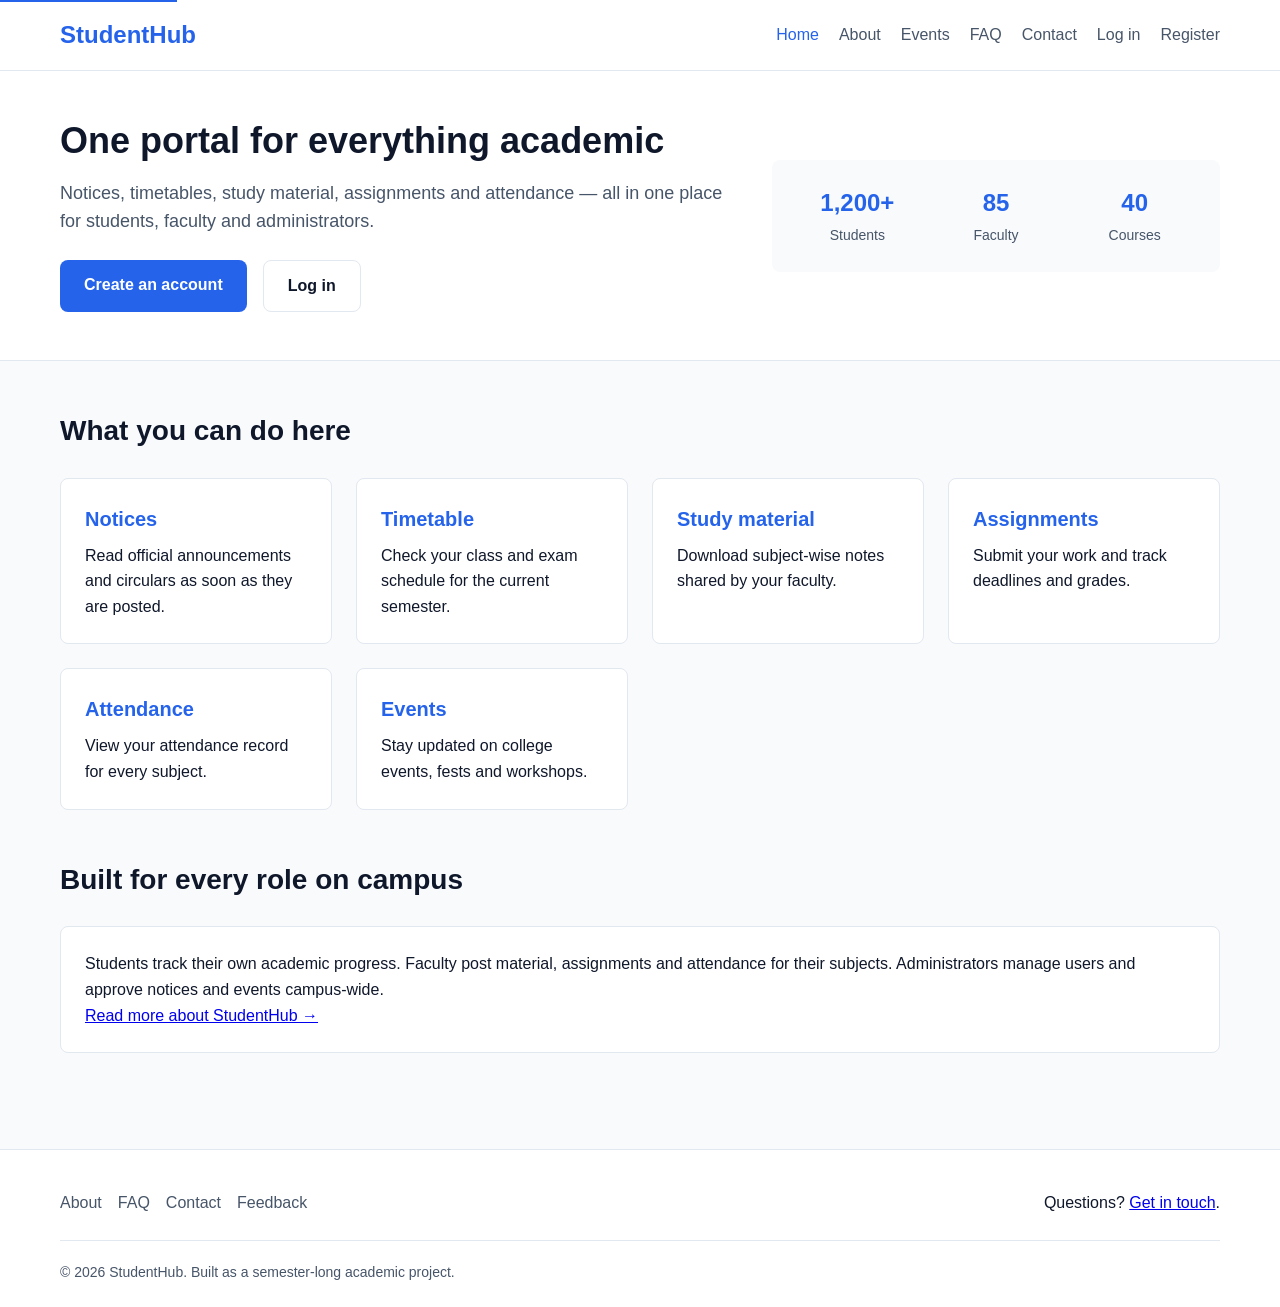
<file: index.html>
<!DOCTYPE html>
<html lang="en">
<head>
<meta charset="UTF-8">
<meta name="viewport" content="width=device-width, initial-scale=1.0">
<title>StudentHub — Home</title>
<meta name="description" content="StudentHub is the central portal for notices, timetables, study material, assignments and attendance.">
<link rel="stylesheet" href="style.css">
</head>
<body>
    <script src="JAVA.JS"></script>
<a class="skip-link" href="#main-content">Skip to main content</a>
<header class="site-header">
  <div class="container">
    <a class="brand" href="index.html">
      <span class="brand-mark">StudentHub</span>
    </a>
    <nav class="primary-nav" aria-label="Primary">
      <ul>
        <li><a href="index.html" aria-current="page">Home</a></li>
        <li><a href="about.html">About</a></li>
        <li><a href="events.html">Events</a></li>
        <li><a href="faq.html">FAQ</a></li>
        <li><a href="contact.html">Contact</a></li>
        <li><a href="login.html">Log in</a></li>
        <li><a href="register.html">Register</a></li>
      </ul>
    </nav>
  </div>
</header>

<section class="hero">
  <div class="container">
    <div>
      <h1>One portal for everything academic</h1>
      <p>Notices, timetables, study material, assignments and attendance — all in one place for students, faculty and administrators.</p>
      <div class="hero-actions">
        <a class="btn btn-primary" href="register.html">Create an account</a>
        <a class="btn btn-outline" href="login.html">Log in</a>
      </div>
    </div>
    <div class="hero-stats" aria-label="Portal statistics">
      <div><strong>1,200+</strong><span>Students</span></div>
      <div><strong>85</strong><span>Faculty</span></div>
      <div><strong>40</strong><span>Courses</span></div>
    </div>
  </div>
</section>

<main id="main-content">
  <div class="container">

    <section aria-labelledby="modules-heading">
      <h2 id="modules-heading">What you can do here</h2>
      <ul class="card-grid">
        <li class="card">
          <h3>Notices</h3>
          <p>Read official announcements and circulars as soon as they are posted.</p>
        </li>
        <li class="card">
          <h3>Timetable</h3>
          <p>Check your class and exam schedule for the current semester.</p>
        </li>
        <li class="card">
          <h3>Study material</h3>
          <p>Download subject-wise notes shared by your faculty.</p>
        </li>
        <li class="card">
          <h3>Assignments</h3>
          <p>Submit your work and track deadlines and grades.</p>
        </li>
        <li class="card">
          <h3>Attendance</h3>
          <p>View your attendance record for every subject.</p>
        </li>
        <li class="card">
          <h3>Events</h3>
          <p>Stay updated on college events, fests and workshops.</p>
        </li>
      </ul>
    </section>

    <section aria-labelledby="roles-heading">
      <h2 id="roles-heading">Built for every role on campus</h2>
      <div class="panel">
        <p>Students track their own academic progress. Faculty post material, assignments and attendance for their subjects. Administrators manage users and approve notices and events campus-wide.</p>
        <p><a href="about.html">Read more about StudentHub &rarr;</a></p>
      </div>
    </section>

  </div>
</main>

<footer class="site-footer">
  <div class="container">
    <div class="footer-grid">
      <nav class="footer-nav" aria-label="Footer">
        <ul>
          <li><a href="about.html">About</a></li>
          <li><a href="faq.html">FAQ</a></li>
          <li><a href="contact.html">Contact</a></li>
          <li><a href="feedback.html">Feedback</a></li>
        </ul>
      </nav>
      <p>Questions? <a href="contact.html">Get in touch</a>.</p>
    </div>
    <p class="footer-fine">&copy; 2026 StudentHub. Built as a semester-long academic project.</p>
  </div>
</footer>
<script></script>
</body>
</html>
</file>
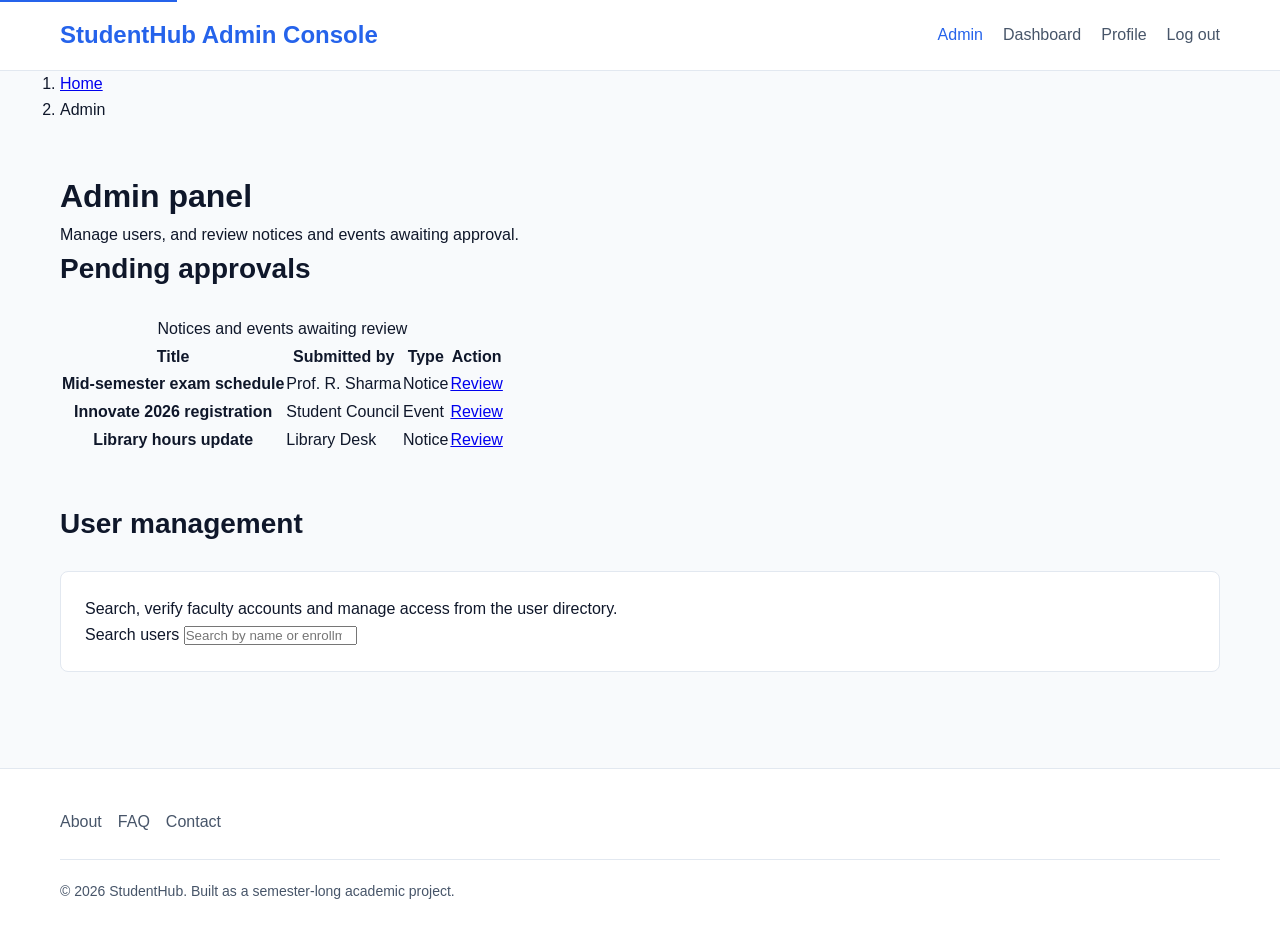
<file: about.html>
<!DOCTYPE html>
<html lang="en">
<head>
<meta charset="UTF-8">
<meta name="viewport" content="width=device-width, initial-scale=1.0">
<title>Admin Panel — StudentHub</title>
<meta name="description" content="Administrator tools for managing users, notices and events.">
<link rel="stylesheet" href="style.css">
</head>
<body>

<a class="skip-link" href="#main-content">Skip to main content</a>

<header class="site-header">
  <div class="container">
    <a class="brand" href="index.html">
      <span class="brand-mark">StudentHub</span>
      <span class="brand-tag">Admin Console</span>
    </a>
    <nav class="primary-nav" aria-label="Primary">
      <ul>
        <li><a href="admin.html" aria-current="page">Admin</a></li>
        <li><a href="dashboard.html">Dashboard</a></li>
        <li><a href="profile.html">Profile</a></li>
        <li><a href="index.html">Log out</a></li>
      </ul>
    </nav>
  </div>
</header>

<nav class="breadcrumb" aria-label="Breadcrumb">
  <div class="container">
    <ol>
      <li><a href="index.html">Home</a></li>
      <li aria-current="page">Admin</li>
    </ol>
  </div>
</nav>

<main id="main-content">
  <div class="container">
    <h1>Admin panel</h1>
    <p>Manage users, and review notices and events awaiting approval.</p>

    <section aria-labelledby="pending-heading">
      <h2 id="pending-heading">Pending approvals</h2>
      <table>
        <caption>Notices and events awaiting review</caption>
        <thead>
          <tr>
            <th scope="col">Title</th>
            <th scope="col">Submitted by</th>
            <th scope="col">Type</th>
            <th scope="col">Action</th>
          </tr>
        </thead>
        <tbody>
          <tr>
            <th scope="row">Mid-semester exam schedule</th>
            <td>Prof. R. Sharma</td>
            <td>Notice</td>
            <td><a href="#">Review</a></td>
          </tr>
          <tr>
            <th scope="row">Innovate 2026 registration</th>
            <td>Student Council</td>
            <td>Event</td>
            <td><a href="#">Review</a></td>
          </tr>
          <tr>
            <th scope="row">Library hours update</th>
            <td>Library Desk</td>
            <td>Notice</td>
            <td><a href="#">Review</a></td>
          </tr>
        </tbody>
      </table>
    </section>

    <section aria-labelledby="users-heading">
      <h2 id="users-heading">User management</h2>
      <div class="panel">
        <p>Search, verify faculty accounts and manage access from the user directory.</p>
        <form action="#" method="get" role="search">
          <label for="user-search">Search users</label>
          <input type="search" id="user-search" name="q" placeholder="Search by name or enrollment ID">
        </form>
      </div>
    </section>
  </div>
</main>

<footer class="site-footer">
  <div class="container">
    <div class="footer-grid">
      <nav class="footer-nav" aria-label="Footer">
        <ul>
          <li><a href="about.html">About</a></li>
          <li><a href="faq.html">FAQ</a></li>
          <li><a href="contact.html">Contact</a></li>
        </ul>
      </nav>
    </div>
    <p class="footer-fine">&copy; 2026 StudentHub. Built as a semester-long academic project.</p>
  </div>
</footer>

</body>
</html>
</file>
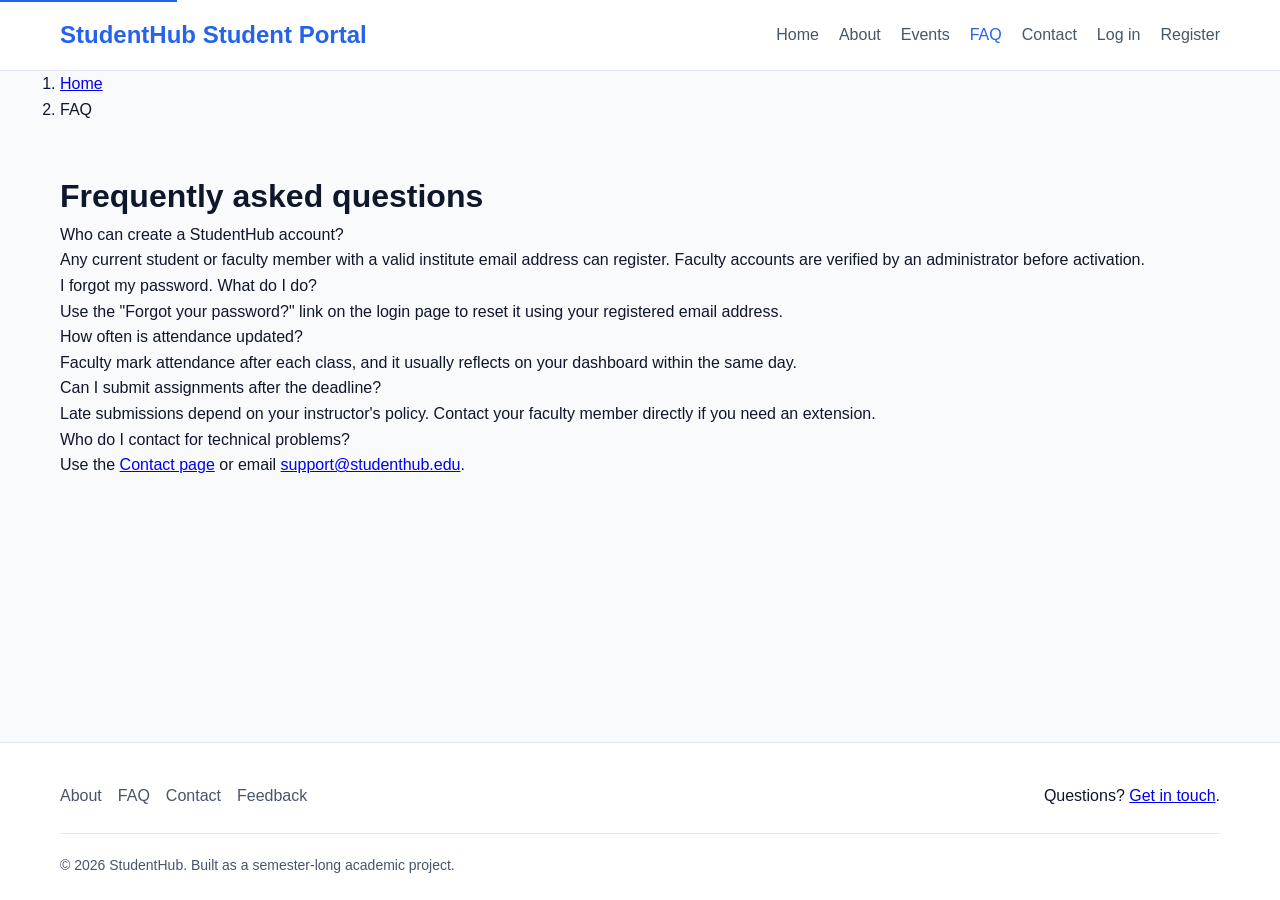
<file: admin.html>
<!DOCTYPE html>
<html lang="en">
<head>
<meta charset="UTF-8">
<meta name="viewport" content="width=device-width, initial-scale=1.0">
<title>FAQ — StudentHub</title>
<meta name="description" content="Frequently asked questions about using StudentHub.">
<link rel="stylesheet" href="style.css">
</head>
<body>

<a class="skip-link" href="#main-content">Skip to main content</a>

<header class="site-header">
  <div class="container">
    <a class="brand" href="index.html">
      <span class="brand-mark">StudentHub</span>
      <span class="brand-tag">Student Portal</span>
    </a>
    <nav class="primary-nav" aria-label="Primary">
      <ul>
        <li><a href="index.html">Home</a></li>
        <li><a href="about.html">About</a></li>
        <li><a href="events.html">Events</a></li>
        <li><a href="faq.html" aria-current="page">FAQ</a></li>
        <li><a href="contact.html">Contact</a></li>
        <li><a href="login.html">Log in</a></li>
        <li><a href="register.html">Register</a></li>
      </ul>
    </nav>
  </div>
</header>

<nav class="breadcrumb" aria-label="Breadcrumb">
  <div class="container">
    <ol>
      <li><a href="index.html">Home</a></li>
      <li aria-current="page">FAQ</li>
    </ol>
  </div>
</nav>

<main id="main-content">
  <div class="container">
    <h1>Frequently asked questions</h1>

    <dl class="faq">
      <dt>Who can create a StudentHub account?</dt>
      <dd>Any current student or faculty member with a valid institute email address can register. Faculty accounts are verified by an administrator before activation.</dd>

      <dt>I forgot my password. What do I do?</dt>
      <dd>Use the "Forgot your password?" link on the login page to reset it using your registered email address.</dd>

      <dt>How often is attendance updated?</dt>
      <dd>Faculty mark attendance after each class, and it usually reflects on your dashboard within the same day.</dd>

      <dt>Can I submit assignments after the deadline?</dt>
      <dd>Late submissions depend on your instructor's policy. Contact your faculty member directly if you need an extension.</dd>

      <dt>Who do I contact for technical problems?</dt>
      <dd>Use the <a href="contact.html">Contact page</a> or email <a href="mailto:support@studenthub.edu">support@studenthub.edu</a>.</dd>
    </dl>
  </div>
</main>

<footer class="site-footer">
  <div class="container">
    <div class="footer-grid">
      <nav class="footer-nav" aria-label="Footer">
        <ul>
          <li><a href="about.html">About</a></li>
          <li><a href="faq.html">FAQ</a></li>
          <li><a href="contact.html">Contact</a></li>
          <li><a href="feedback.html">Feedback</a></li>
        </ul>
      </nav>
      <p>Questions? <a href="contact.html">Get in touch</a>.</p>
    </div>
    <p class="footer-fine">&copy; 2026 StudentHub. Built as a semester-long academic project.</p>
  </div>
</footer>
<script src="main.js"></script>
</body>
</html>
</file>
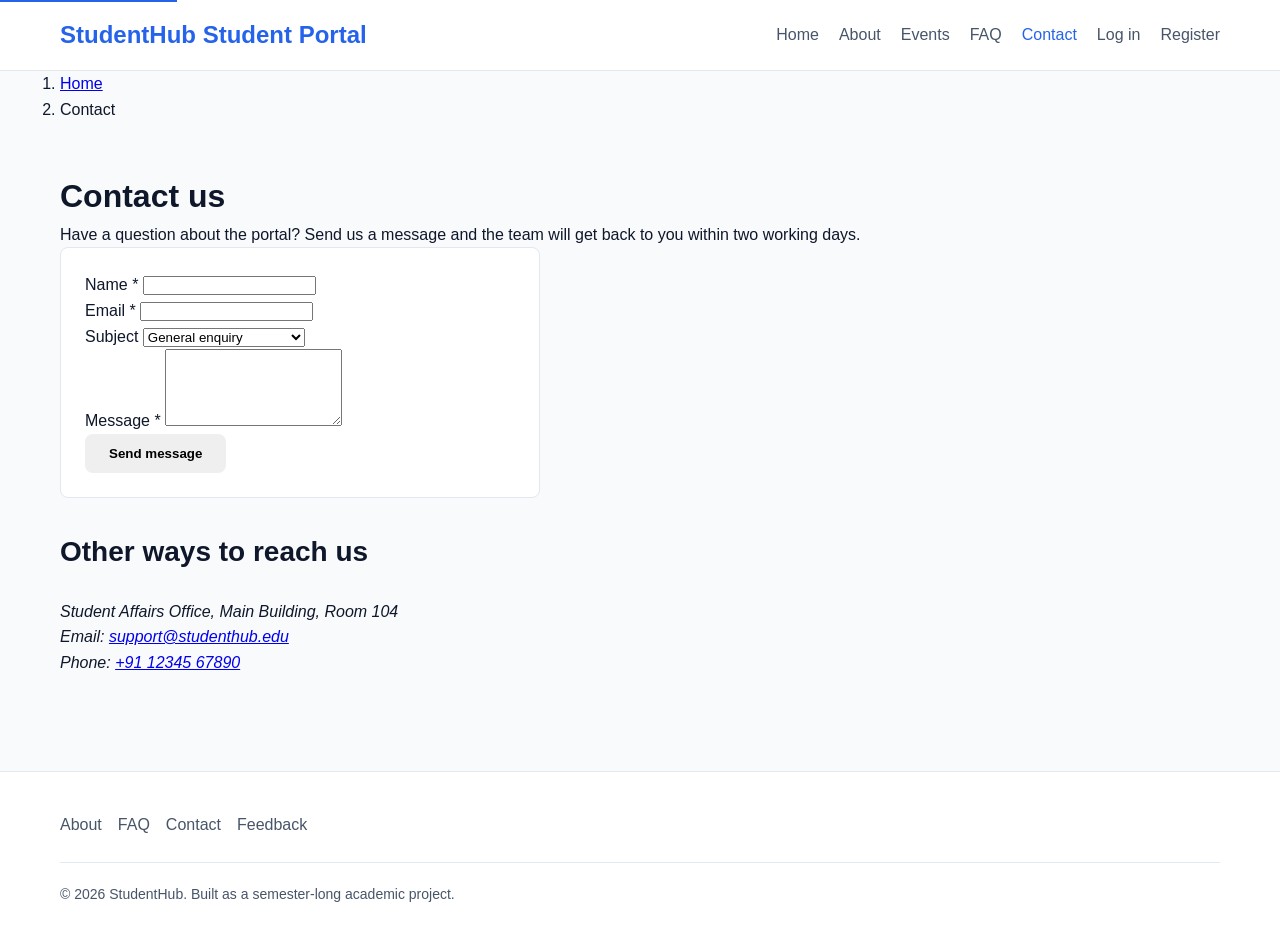
<file: dashboard.html>
<!DOCTYPE html>
<html lang="en">
<head>
<meta charset="UTF-8">
<meta name="viewport" content="width=device-width, initial-scale=1.0">
<title>Contact — StudentHub</title>
<meta name="description" content="Get in touch with the StudentHub team.">
<link rel="stylesheet" href="style.css">
</head>
<body>

<a class="skip-link" href="#main-content">Skip to main content</a>

<header class="site-header">
  <div class="container">
    <a class="brand" href="index.html">
      <span class="brand-mark">StudentHub</span>
      <span class="brand-tag">Student Portal</span>
    </a>
    <nav class="primary-nav" aria-label="Primary">
      <ul>
        <li><a href="index.html">Home</a></li>
        <li><a href="about.html">About</a></li>
        <li><a href="events.html">Events</a></li>
        <li><a href="faq.html">FAQ</a></li>
        <li><a href="contact.html" aria-current="page">Contact</a></li>
        <li><a href="login.html">Log in</a></li>
        <li><a href="register.html">Register</a></li>
      </ul>
    </nav>
  </div>
</header>

<nav class="breadcrumb" aria-label="Breadcrumb">
  <div class="container">
    <ol>
      <li><a href="index.html">Home</a></li>
      <li aria-current="page">Contact</li>
    </ol>
  </div>
</nav>

<main id="main-content">
  <div class="container">
    <h1>Contact us</h1>
    <p>Have a question about the portal? Send us a message and the team will get back to you within two working days.</p>

    <div class="panel" style="max-width: 480px;">
      <form class="form-grid" action="#" method="post" novalidate>
        <div>
          <label for="contact-name">Name <span class="required-marker" aria-hidden="true">*</span></label>
          <input type="text" id="contact-name" name="name" autocomplete="name" required aria-required="true">
        </div>
        <div>
          <label for="contact-email">Email <span class="required-marker" aria-hidden="true">*</span></label>
          <input type="email" id="contact-email" name="email" autocomplete="email" required aria-required="true">
        </div>
        <div>
          <label for="contact-subject">Subject</label>
          <select id="contact-subject" name="subject">
            <option value="general">General enquiry</option>
            <option value="technical">Technical issue</option>
            <option value="account">Account / login problem</option>
          </select>
        </div>
        <div>
          <label for="contact-message">Message <span class="required-marker" aria-hidden="true">*</span></label>
          <textarea id="contact-message" name="message" rows="5" required aria-required="true"></textarea>
        </div>
        <button type="submit" class="btn btn-dark">Send message</button>
      </form>
    </div>

    <section aria-labelledby="reach-heading" style="margin-top: 32px;">
      <h2 id="reach-heading">Other ways to reach us</h2>
      <address>
        Student Affairs Office, Main Building, Room 104<br>
        Email: <a href="mailto:support@studenthub.edu">support@studenthub.edu</a><br>
        Phone: <a href="tel:+911234567890">+91 12345 67890</a>
      </address>
    </section>
  </div>
</main>

<footer class="site-footer">
  <div class="container">
    <div class="footer-grid">
      <nav class="footer-nav" aria-label="Footer">
        <ul>
          <li><a href="about.html">About</a></li>
          <li><a href="faq.html">FAQ</a></li>
          <li><a href="contact.html">Contact</a></li>
          <li><a href="feedback.html">Feedback</a></li>
        </ul>
      </nav>
    </div>
    <p class="footer-fine">&copy; 2026 StudentHub. Built as a semester-long academic project.</p>
  </div>
</footer>
<script src="main.js"></script>
</body>
</html>
</file>
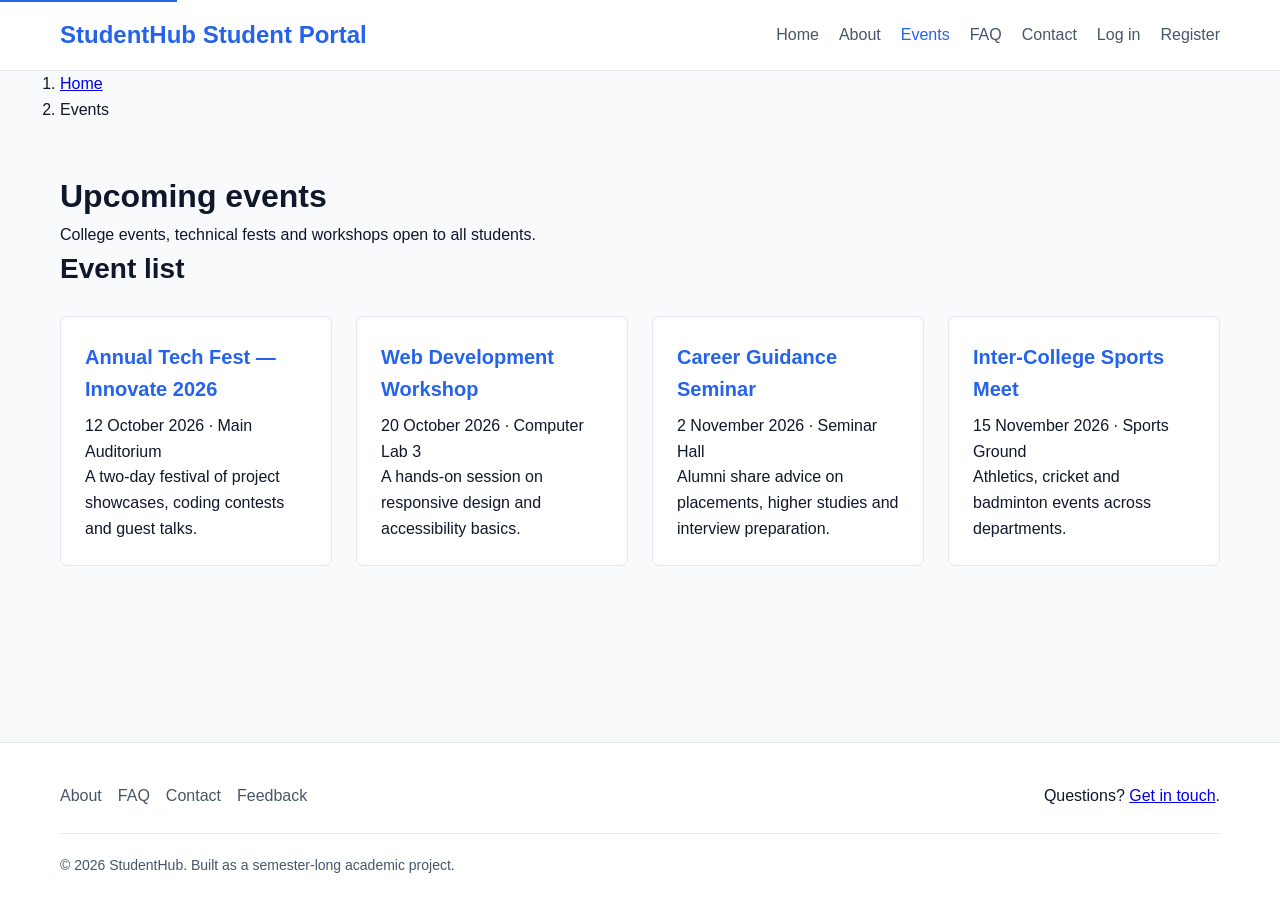
<file: events.html>
<!DOCTYPE html>
<html lang="en">
<head>
<meta charset="UTF-8">
<meta name="viewport" content="width=device-width, initial-scale=1.0">
<title>Events — StudentHub</title>
<meta name="description" content="Upcoming college events, fests and workshops.">
<link rel="stylesheet" href="style.css">
</head>
<body>

<a class="skip-link" href="#main-content">Skip to main content</a>

<header class="site-header">
  <div class="container">
    <a class="brand" href="index.html">
      <span class="brand-mark">StudentHub</span>
      <span class="brand-tag">Student Portal</span>
    </a>
    <nav class="primary-nav" aria-label="Primary">
      <ul>
        <li><a href="index.html">Home</a></li>
        <li><a href="about.html">About</a></li>
        <li><a href="events.html" aria-current="page">Events</a></li>
        <li><a href="faq.html">FAQ</a></li>
        <li><a href="contact.html">Contact</a></li>
        <li><a href="login.html">Log in</a></li>
        <li><a href="register.html">Register</a></li>
      </ul>
    </nav>
  </div>
</header>

<nav class="breadcrumb" aria-label="Breadcrumb">
  <div class="container">
    <ol>
      <li><a href="index.html">Home</a></li>
      <li aria-current="page">Events</li>
    </ol>
  </div>
</nav>

<main id="main-content">
  <div class="container">
    <h1>Upcoming events</h1>
    <p>College events, technical fests and workshops open to all students.</p>

    <section aria-labelledby="events-list-heading">
      <h2 id="events-list-heading" class="visually-hidden">Event list</h2>
      <ul class="card-grid">
        <li class="card">
          <h3>Annual Tech Fest — Innovate 2026</h3>
          <p><time datetime="2026-10-12">12 October 2026</time> &middot; Main Auditorium</p>
          <p>A two-day festival of project showcases, coding contests and guest talks.</p>
        </li>
        <li class="card">
          <h3>Web Development Workshop</h3>
          <p><time datetime="2026-10-20">20 October 2026</time> &middot; Computer Lab 3</p>
          <p>A hands-on session on responsive design and accessibility basics.</p>
        </li>
        <li class="card">
          <h3>Career Guidance Seminar</h3>
          <p><time datetime="2026-11-02">2 November 2026</time> &middot; Seminar Hall</p>
          <p>Alumni share advice on placements, higher studies and interview preparation.</p>
        </li>
        <li class="card">
          <h3>Inter-College Sports Meet</h3>
          <p><time datetime="2026-11-15">15 November 2026</time> &middot; Sports Ground</p>
          <p>Athletics, cricket and badminton events across departments.</p>
        </li>
      </ul>
    </section>
  </div>
</main>

<footer class="site-footer">
  <div class="container">
    <div class="footer-grid">
      <nav class="footer-nav" aria-label="Footer">
        <ul>
          <li><a href="about.html">About</a></li>
          <li><a href="faq.html">FAQ</a></li>
          <li><a href="contact.html">Contact</a></li>
          <li><a href="feedback.html">Feedback</a></li>
        </ul>
      </nav>
      <p>Questions? <a href="contact.html">Get in touch</a>.</p>
    </div>
    <p class="footer-fine">&copy; 2026 StudentHub. Built as a semester-long academic project.</p>
  </div>
</footer>
<script src="main.js"></script>
</body>
</html>
</file>
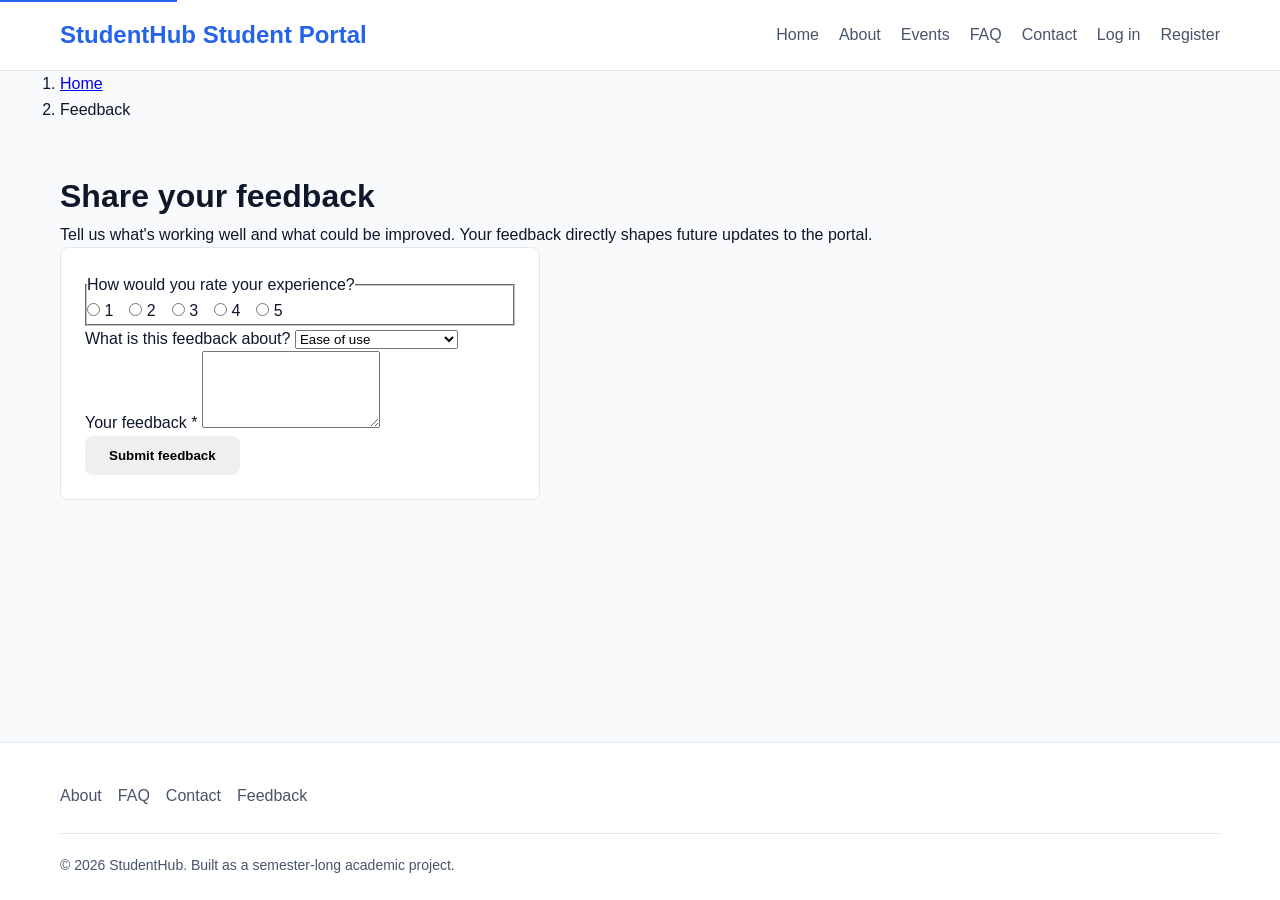
<file: faq.html>
<!DOCTYPE html>
<html lang="en">
<head>
<meta charset="UTF-8">
<meta name="viewport" content="width=device-width, initial-scale=1.0">
<title>Feedback — StudentHub</title>
<meta name="description" content="Share your feedback about the StudentHub portal.">
<link rel="stylesheet" href="style.css">
</head>
<body>

<a class="skip-link" href="#main-content">Skip to main content</a>

<header class="site-header">
  <div class="container">
    <a class="brand" href="index.html">
      <span class="brand-mark">StudentHub</span>
      <span class="brand-tag">Student Portal</span>
    </a>
    <nav class="primary-nav" aria-label="Primary">
      <ul>
        <li><a href="index.html">Home</a></li>
        <li><a href="about.html">About</a></li>
        <li><a href="events.html">Events</a></li>
        <li><a href="faq.html">FAQ</a></li>
        <li><a href="contact.html">Contact</a></li>
        <li><a href="login.html">Log in</a></li>
        <li><a href="register.html">Register</a></li>
      </ul>
    </nav>
  </div>
</header>

<nav class="breadcrumb" aria-label="Breadcrumb">
  <div class="container">
    <ol>
      <li><a href="index.html">Home</a></li>
      <li aria-current="page">Feedback</li>
    </ol>
  </div>
</nav>

<main id="main-content">
  <div class="container">
    <h1>Share your feedback</h1>
    <p>Tell us what's working well and what could be improved. Your feedback directly shapes future updates to the portal.</p>

    <div class="panel" style="max-width: 480px;">
      <form class="form-grid" action="#" method="post" novalidate>
        <fieldset>
          <legend>How would you rate your experience?</legend>
          <div class="radio-group" role="radiogroup" aria-label="Experience rating">
            <label for="rate-1"><input type="radio" id="rate-1" name="rating" value="1"> 1</label>
            <label for="rate-2"><input type="radio" id="rate-2" name="rating" value="2"> 2</label>
            <label for="rate-3"><input type="radio" id="rate-3" name="rating" value="3"> 3</label>
            <label for="rate-4"><input type="radio" id="rate-4" name="rating" value="4"> 4</label>
            <label for="rate-5"><input type="radio" id="rate-5" name="rating" value="5"> 5</label>
          </div>
        </fieldset>

        <div>
          <label for="feedback-category">What is this feedback about?</label>
          <select id="feedback-category" name="category">
            <option value="usability">Ease of use</option>
            <option value="content">Content and notices</option>
            <option value="bug">Something isn't working</option>
            <option value="suggestion">A new feature idea</option>
          </select>
        </div>

        <div>
          <label for="feedback-details">Your feedback <span class="required-marker" aria-hidden="true">*</span></label>
          <textarea id="feedback-details" name="details" rows="5" required aria-required="true"></textarea>
        </div>

        <button type="submit" class="btn btn-dark">Submit feedback</button>
      </form>
    </div>
  </div>
</main>

<footer class="site-footer">
  <div class="container">
    <div class="footer-grid">
      <nav class="footer-nav" aria-label="Footer">
        <ul>
          <li><a href="about.html">About</a></li>
          <li><a href="faq.html">FAQ</a></li>
          <li><a href="contact.html">Contact</a></li>
          <li><a href="feedback.html">Feedback</a></li>
        </ul>
      </nav>
    </div>
    <p class="footer-fine">&copy; 2026 StudentHub. Built as a semester-long academic project.</p>
  </div>
</footer>
<script src="main.js"></script>
</body>
</html>
</file>
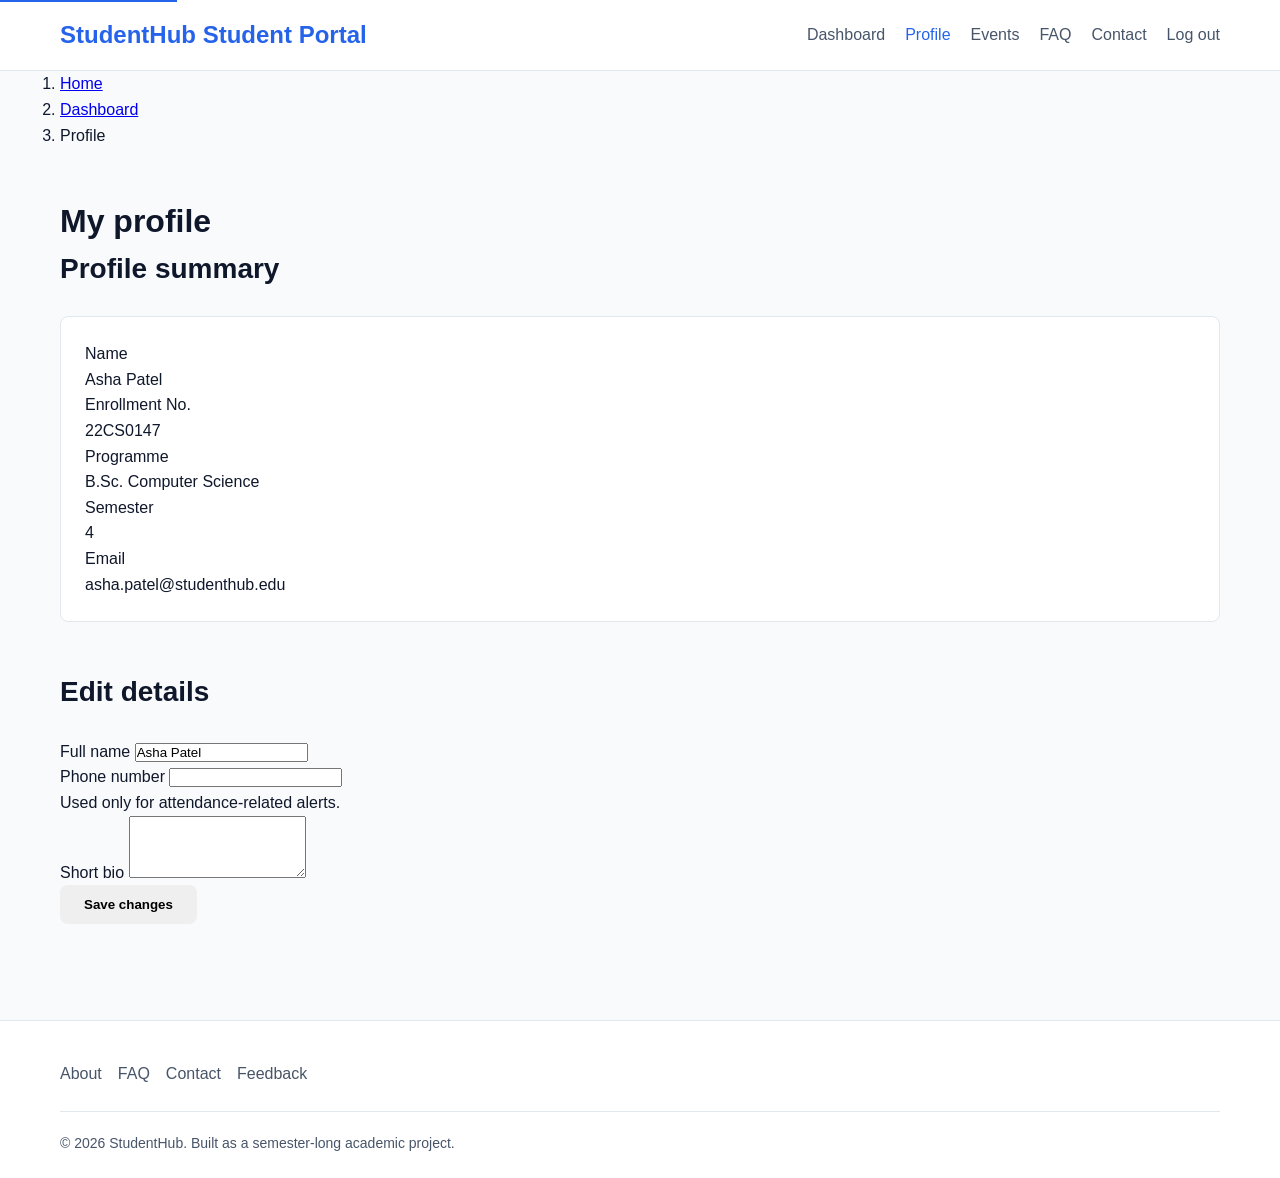
<file: feedback.html>
<!DOCTYPE html>
<html lang="en">
<head>
<meta charset="UTF-8">
<meta name="viewport" content="width=device-width, initial-scale=1.0">
<title>My Profile — StudentHub</title>
<meta name="description" content="View and edit your StudentHub profile information.">
<link rel="stylesheet" href="style.css">
</head>
<body>

<a class="skip-link" href="#main-content">Skip to main content</a>

<header class="site-header">
  <div class="container">
    <a class="brand" href="index.html">
      <span class="brand-mark">StudentHub</span>
      <span class="brand-tag">Student Portal</span>
    </a>
    <nav class="primary-nav" aria-label="Primary">
      <ul>
        <li><a href="dashboard.html">Dashboard</a></li>
        <li><a href="profile.html" aria-current="page">Profile</a></li>
        <li><a href="events.html">Events</a></li>
        <li><a href="faq.html">FAQ</a></li>
        <li><a href="contact.html">Contact</a></li>
        <li><a href="index.html">Log out</a></li>
      </ul>
    </nav>
  </div>
</header>

<nav class="breadcrumb" aria-label="Breadcrumb">
  <div class="container">
    <ol>
      <li><a href="index.html">Home</a></li>
      <li><a href="dashboard.html">Dashboard</a></li>
      <li aria-current="page">Profile</li>
    </ol>
  </div>
</nav>

<main id="main-content">
  <div class="container">
    <h1>My profile</h1>

    <section aria-labelledby="profile-summary-heading">
      <h2 id="profile-summary-heading" class="visually-hidden">Profile summary</h2>
      <div class="panel">
        <dl>
          <div><dt>Name</dt><dd>Asha Patel</dd></div>
          <div><dt>Enrollment No.</dt><dd>22CS0147</dd></div>
          <div><dt>Programme</dt><dd>B.Sc. Computer Science</dd></div>
          <div><dt>Semester</dt><dd>4</dd></div>
          <div><dt>Email</dt><dd>asha.patel@studenthub.edu</dd></div>
        </dl>
      </div>
    </section>

    <section aria-labelledby="edit-profile-heading">
      <h2 id="edit-profile-heading">Edit details</h2>
      <form class="form-grid" action="#" method="post" novalidate>
        <div>
          <label for="profile-name">Full name</label>
          <input type="text" id="profile-name" name="full-name" autocomplete="name" value="Asha Patel">
        </div>
        <div>
          <label for="profile-phone">Phone number</label>
          <input type="tel" id="profile-phone" name="phone" autocomplete="tel" aria-describedby="phone-hint">
          <p class="field-hint" id="phone-hint">Used only for attendance-related alerts.</p>
        </div>
        <div>
          <label for="profile-bio">Short bio</label>
          <textarea id="profile-bio" name="bio" rows="4"></textarea>
        </div>
        <button type="submit" class="btn btn-dark">Save changes</button>
      </form>
    </section>
  </div>
</main>

<footer class="site-footer">
  <div class="container">
    <div class="footer-grid">
      <nav class="footer-nav" aria-label="Footer">
        <ul>
          <li><a href="about.html">About</a></li>
          <li><a href="faq.html">FAQ</a></li>
          <li><a href="contact.html">Contact</a></li>
          <li><a href="feedback.html">Feedback</a></li>
        </ul>
      </nav>
    </div>
    <p class="footer-fine">&copy; 2026 StudentHub. Built as a semester-long academic project.</p>
  </div>
</footer>
<script src="main.js"></script>
</body>
</html>
</file>
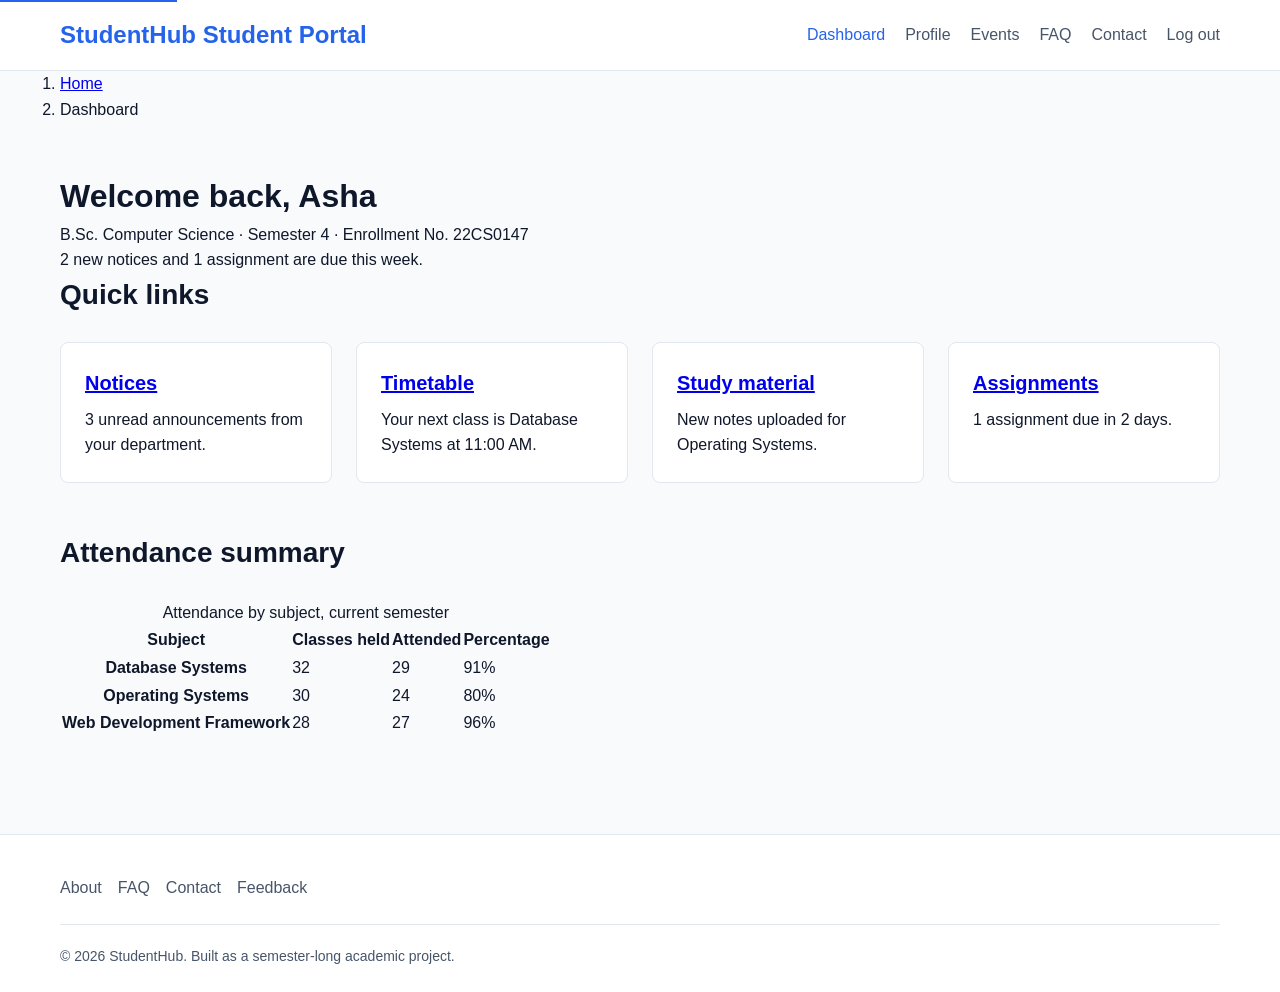
<file: login.html>
<!DOCTYPE html>
<html lang="en">
<head>
<meta charset="UTF-8">
<meta name="viewport" content="width=device-width, initial-scale=1.0">
<title>Dashboard — StudentHub</title>
<meta name="description" content="Your StudentHub dashboard: notices, timetable, assignments and attendance at a glance.">
<link rel="stylesheet" href="style.css">
</head>
<body>

<a class="skip-link" href="#main-content">Skip to main content</a>

<header class="site-header">
  <div class="container">
    <a class="brand" href="index.html">
      <span class="brand-mark">StudentHub</span>
      <span class="brand-tag">Student Portal</span>
    </a>
    <nav class="primary-nav" aria-label="Primary">
      <ul>
        <li><a href="dashboard.html" aria-current="page">Dashboard</a></li>
        <li><a href="profile.html">Profile</a></li>
        <li><a href="events.html">Events</a></li>
        <li><a href="faq.html">FAQ</a></li>
        <li><a href="contact.html">Contact</a></li>
        <li><a href="index.html">Log out</a></li>
      </ul>
    </nav>
  </div>
</header>

<nav class="breadcrumb" aria-label="Breadcrumb">
  <div class="container">
    <ol>
      <li><a href="index.html">Home</a></li>
      <li aria-current="page">Dashboard</li>
    </ol>
  </div>
</nav>

<main id="main-content">
  <div class="container">
    <h1>Welcome back, Asha</h1>
    <p class="text-muted">B.Sc. Computer Science &middot; Semester 4 &middot; Enrollment No. 22CS0147</p>

    <div class="alert alert-info" role="status">
      2 new notices and 1 assignment are due this week.
    </div>

    <section aria-labelledby="quick-links-heading">
      <h2 id="quick-links-heading">Quick links</h2>
      <ul class="card-grid">
        <li class="card">
          <h3><a href="notices.html">Notices</a></h3>
          <p>3 unread announcements from your department.</p>
        </li>
        <li class="card">
          <h3><a href="timetable.html">Timetable</a></h3>
          <p>Your next class is Database Systems at 11:00 AM.</p>
        </li>
        <li class="card">
          <h3><a href="study-material.html">Study material</a></h3>
          <p>New notes uploaded for Operating Systems.</p>
        </li>
        <li class="card">
          <h3><a href="assignments.html">Assignments</a></h3>
          <p>1 assignment due in 2 days.</p>
        </li>
      </ul>
    </section>

    <section aria-labelledby="attendance-heading">
      <h2 id="attendance-heading">Attendance summary</h2>
      <table>
        <caption>Attendance by subject, current semester</caption>
        <thead>
          <tr>
            <th scope="col">Subject</th>
            <th scope="col">Classes held</th>
            <th scope="col">Attended</th>
            <th scope="col">Percentage</th>
          </tr>
        </thead>
        <tbody>
          <tr>
            <th scope="row">Database Systems</th>
            <td>32</td>
            <td>29</td>
            <td>91%</td>
          </tr>
          <tr>
            <th scope="row">Operating Systems</th>
            <td>30</td>
            <td>24</td>
            <td>80%</td>
          </tr>
          <tr>
            <th scope="row">Web Development Framework</th>
            <td>28</td>
            <td>27</td>
            <td>96%</td>
          </tr>
        </tbody>
      </table>
    </section>
  </div>
</main>

<footer class="site-footer">
  <div class="container">
    <div class="footer-grid">
      <nav class="footer-nav" aria-label="Footer">
        <ul>
          <li><a href="about.html">About</a></li>
          <li><a href="faq.html">FAQ</a></li>
          <li><a href="contact.html">Contact</a></li>
          <li><a href="feedback.html">Feedback</a></li>
        </ul>
      </nav>
    </div>
    <p class="footer-fine">&copy; 2026 StudentHub. Built as a semester-long academic project.</p>
  </div>
</footer>
<script src="main.js"></script>
</body>
</html>
</file>
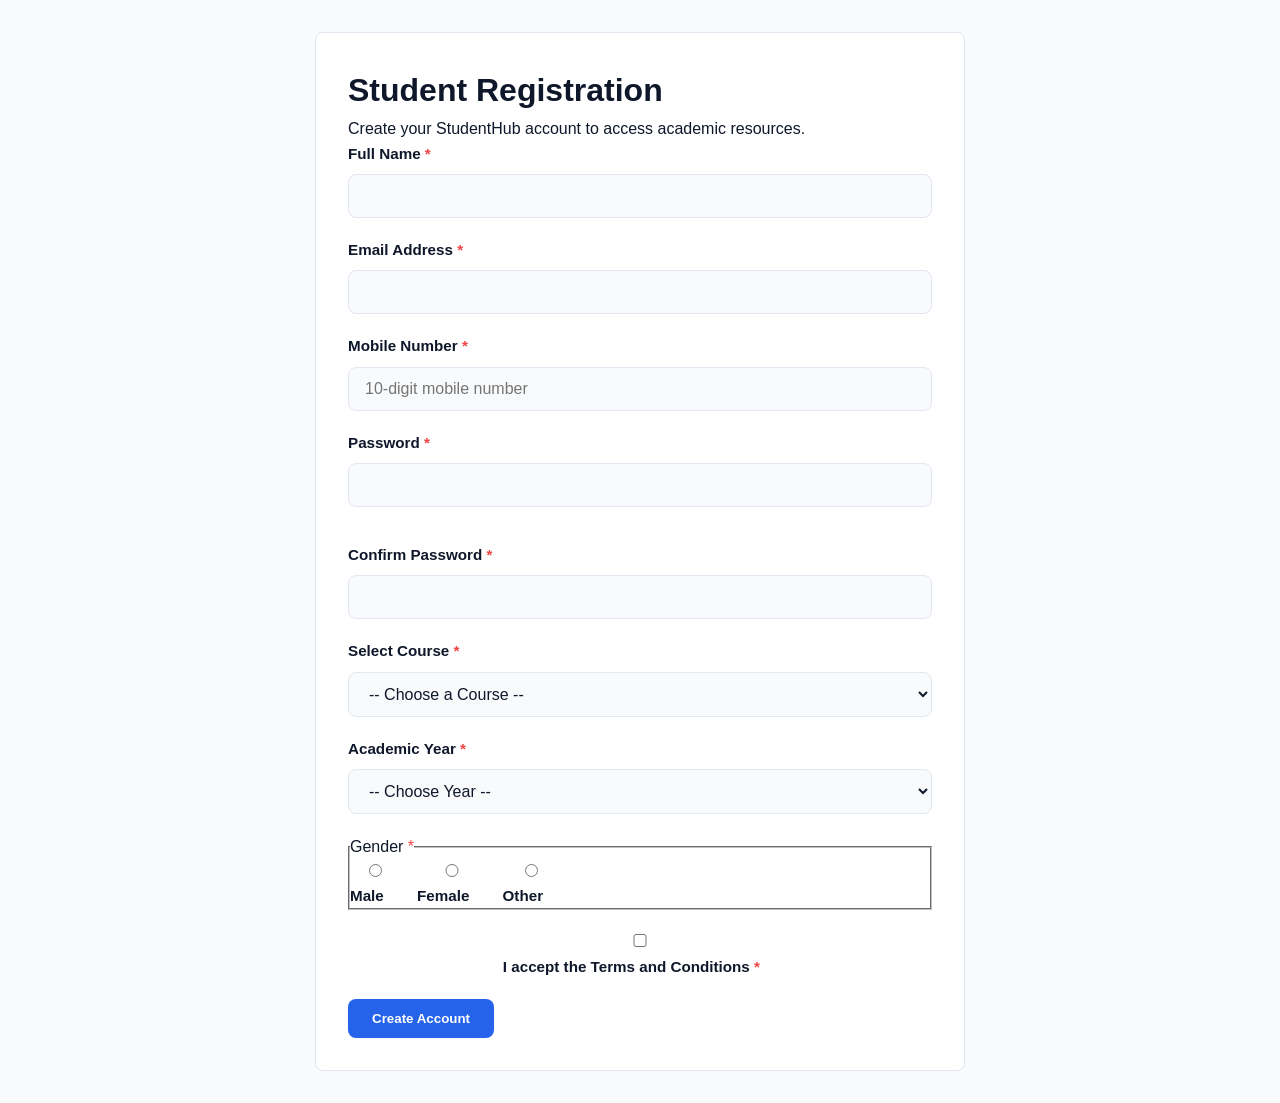
<file: registration.html>
<!DOCTYPE html>
<html lang="en">
<head>
  <meta charset="UTF-8">
  <meta name="viewport" content="width=device-width, initial-scale=1.0">
  <title>StudentHub — Register</title>
  <link rel="stylesheet" href="style.css">
</head>
<body>

<main class="container form-container">
  <h1>Student Registration</h1>
  <p>Create your StudentHub account to access academic resources.</p>

  <form id="registration-form" novalidate>
    <!-- Full Name -->
    <div class="form-group">
      <label for="fullname">Full Name <span class="required">*</span></label>
      <input type="text" id="fullname" name="fullname" required aria-describedby="fullname-error">
      <span class="error-message" id="fullname-error" aria-live="polite"></span>
    </div>

    <!-- Email -->
    <div class="form-group">
      <label for="email">Email Address <span class="required">*</span></label>
      <input type="email" id="email" name="email" required aria-describedby="email-error">
      <span class="error-message" id="email-error" aria-live="polite"></span>
    </div>

    <!-- Mobile Number -->
    <div class="form-group">
      <label for="mobile">Mobile Number <span class="required">*</span></label>
      <input type="tel" id="mobile" name="mobile" placeholder="10-digit mobile number" required aria-describedby="mobile-error">
      <span class="error-message" id="mobile-error" aria-live="polite"></span>
    </div>

    <!-- Password -->
    <div class="form-group">
      <label for="password">Password <span class="required">*</span></label>
      <input type="password" id="password" name="password" required aria-describedby="password-error password-strength">
      <div id="password-meter" class="strength-meter"><div id="strength-bar" class="strength-bar"></div></div>
      <span id="password-strength" class="strength-text"></span>
      <span class="error-message" id="password-error" aria-live="polite"></span>
    </div>

    <!-- Confirm Password -->
    <div class="form-group">
      <label for="confirm-password">Confirm Password <span class="required">*</span></label>
      <input type="password" id="confirm-password" name="confirm-password" required aria-describedby="confirm-password-error">
      <span class="error-message" id="confirm-password-error" aria-live="polite"></span>
    </div>

    <!-- Course Selection -->
    <div class="form-group">
      <label for="course">Select Course <span class="required">*</span></label>
      <select id="course" name="course" required aria-describedby="course-error">
        <option value="">-- Choose a Course --</option>
        <option value="cs">B.Tech Computer Science</option>
        <option value="it">B.Tech Information Technology</option>
        <option value="ee">B.Tech Electrical Engineering</option>
      </select>
      <span class="error-message" id="course-error" aria-live="polite"></span>
    </div>

    <!-- Academic Year -->
    <div class="form-group">
      <label for="year">Academic Year <span class="required">*</span></label>
      <select id="year" name="year" required aria-describedby="year-error">
        <option value="">-- Choose Year --</option>
        <option value="1">1st Year</option>
        <option value="2">2nd Year</option>
        <option value="3">3rd Year</option>
        <option value="4">4th Year</option>
      </select>
      <span class="error-message" id="year-error" aria-live="polite"></span>
    </div>

    <!-- Gender Radio Group -->
    <fieldset class="form-group">
      <legend>Gender <span class="required">*</span></legend>
      <div class="radio-group">
        <label><input type="radio" name="gender" value="male" required> Male</label>
        <label><input type="radio" name="gender" value="female"> Female</label>
        <label><input type="radio" name="gender" value="other"> Other</label>
      </div>
      <span class="error-message" id="gender-error" aria-live="polite"></span>
    </fieldset>

    <!-- Terms and Conditions -->
    <div class="form-group checkbox-group">
      <label for="terms">
        <input type="checkbox" id="terms" name="terms" required aria-describedby="terms-error">
        I accept the Terms and Conditions <span class="required">*</span>
      </label>
      <span class="error-message" id="terms-error" aria-live="polite"></span>
    </div>

    <button type="submit" class="btn btn-primary">Create Account</button>
  </form>
</main>

<script src="reg.js"></script>
</body>
</html>
</file>
<file: style.css>
:root {
  --primary-color: #2563eb;
  --primary-hover: #1d4ed8;
  --bg-color: #f8fafc;
  --card-bg: #ffffff;
  --text-primary: #0f172a;
  --text-secondary: #475569;
  --border-color: #e2e8f0;
  --error-color: #ef4444;
  --success-color: #10b981;
  --warning-color: #f59e0b;
  --container-max: 1200px;
  --radius: 8px;
  --transition: all 0.25s ease-in-out;
}

/* Dark Mode Theme Overrides */
[data-theme="dark"] {
  --bg-color: #0f172a;
  --card-bg: #1e293b;
  --text-primary: #f8fafc;
  --text-secondary: #94a3b8;
  --border-color: #334155;
}

* {
  box-sizing: border-box;
  margin: 0;
  padding: 0;
}

body {
  font-family: -apple-system, BlinkMacSystemFont, "Segoe UI", Roboto, Oxygen, Ubuntu, Cantarell, sans-serif;
  background-color: var(--bg-color);
  color: var(--text-primary);
  line-height: 1.6;
  min-height: 100vh;
  display: flex;
  flex-direction: column;
}

/* Accessibility: Skip Link */
.skip-link {
  position: absolute;
  top: -40px;
  left: 0;
  background: var(--primary-color);
  color: #ffffff;
  padding: 8px 16px;
  z-index: 100;
  transition: top 0.3s;
}
.skip-link:focus {
  top: 0;
}

/* 2. Layout Container Utility */
.container {
  width: 100%;
  max-width: var(--container-max);
  margin: 0 auto;
  padding: 0 1.25rem;
}

/* 3. Site Header & Primary Navigation (Flexbox Layout) */
.site-header {
  background-color: var(--card-bg);
  border-bottom: 1px solid var(--border-color);
  position: sticky;
  top: 0;
  z-index: 50;
}

.site-header .container {
  display: flex;
  flex-direction: column; /* Mobile first: stacked */
  align-items: center;
  padding-top: 1rem;
  padding-bottom: 1rem;
  gap: 1rem;
}

.brand {
  font-size: 1.5rem;
  font-weight: 700;
  color: var(--primary-color);
  text-decoration: none;
}

.primary-nav ul {
  display: flex;
  flex-wrap: wrap; /* Wrap links on small mobile devices */
  justify-content: center;
  gap: 0.75rem 1.25rem;
  list-style: none;
}

.primary-nav a {
  text-decoration: none;
  color: var(--text-secondary);
  font-weight: 500;
  transition: var(--transition);
}

.primary-nav a:hover,
.primary-nav a[aria-current="page"] {
  color: var(--primary-color);
}

@media (min-width: 768px) {
  .site-header .container {
    flex-direction: row;
    justify-content: space-between;
  }
}

/* 4. Buttons & UI Control Elements */
.btn {
  display: inline-block;
  padding: 0.75rem 1.5rem;
  border-radius: var(--radius);
  font-weight: 600;
  text-decoration: none;
  text-align: center;
  border: none;
  cursor: pointer;
  transition: var(--transition);
}

.btn-primary {
  background-color: var(--primary-color);
  color: #ffffff;
}

.btn-primary:hover {
  background-color: var(--primary-hover);
}

.btn-outline {
  border: 1px solid var(--border-color);
  color: var(--text-primary);
  background: transparent;
}

.btn-outline:hover {
  background-color: var(--bg-color);
}

.btn-sm {
  padding: 0.5rem 1rem;
  font-size: 0.875rem;
}

/* 5. Home Page Components (Hero & Feature Cards) */
.hero {
  padding: 3rem 0;
  background-color: var(--card-bg);
  border-bottom: 1px solid var(--border-color);
}

.hero .container {
  display: flex;
  flex-direction: column;
  gap: 2.5rem;
}

.hero h1 {
  font-size: 2.25rem;
  line-height: 1.2;
  margin-bottom: 1rem;
  color: var(--text-primary);
}

.hero p {
  font-size: 1.125rem;
  color: var(--text-secondary);
  margin-bottom: 1.5rem;
}

.hero-actions {
  display: flex;
  flex-wrap: wrap;
  gap: 1rem;
}

.hero-stats {
  display: grid;
  grid-template-columns: repeat(auto-fit, minmax(110px, 1fr));
  gap: 1rem;
  background-color: var(--bg-color);
  padding: 1.5rem;
  border-radius: var(--radius);
  text-align: center;
}

.hero-stats strong {
  display: block;
  font-size: 1.5rem;
  color: var(--primary-color);
}

.hero-stats span {
  font-size: 0.875rem;
  color: var(--text-secondary);
}

@media (min-width: 900px) {
  .hero .container {
    display: grid;
    grid-template-columns: 1.5fr 1fr;
    align-items: center;
  }
}

/* 6. Main Card Grid (CSS Grid) */
main {
  padding: 3rem 0;
}

main section {
  margin-bottom: 3rem;
}

main h2 {
  font-size: 1.75rem;
  margin-bottom: 1.5rem;
  color: var(--text-primary);
}

.card-grid {
  display: grid;
  grid-template-columns: repeat(auto-fit, minmax(260px, 1fr));
  gap: 1.5rem;
  list-style: none;
}

.card {
  background-color: var(--card-bg);
  border: 1px solid var(--border-color);
  border-radius: var(--radius);
  padding: 1.5rem;
  transition: var(--transition);
}

.card:hover {
  transform: translateY(-3px);
  box-shadow: 0 10px 15px -3px rgba(0, 0, 0, 0.05);
}

.card h3 {
  font-size: 1.25rem;
  margin-bottom: 0.5rem;
  color: var(--primary-color);
}

.panel {
  background-color: var(--card-bg);
  border: 1px solid var(--border-color);
  padding: 1.5rem;
  border-radius: var(--radius);
}

/* 7. Registration & Contact Form Layouts (Flexbox & Grid) */
.form-container {
  max-width: 650px;
  background-color: var(--card-bg);
  border: 1px solid var(--border-color);
  border-radius: var(--radius);
  padding: 2rem;
  margin: 2rem auto;
}

.form-group {
  display: flex;
  flex-direction: column;
  gap: 0.5rem;
  margin-bottom: 1.25rem;
}

.form-group label {
  font-weight: 600;
  font-size: 0.95rem;
  color: var(--text-primary);
}

.form-group input,
.form-group select,
.form-group textarea {
  width: 100%;
  padding: 0.75rem 1rem;
  border: 1px solid var(--border-color);
  border-radius: var(--radius);
  background-color: var(--bg-color);
  color: var(--text-primary);
  font-size: 1rem;
  transition: var(--transition);
}

.form-group input:focus,
.form-group select:focus,
.form-group textarea:focus {
  outline: 2px solid var(--primary-color);
  border-color: transparent;
}

.required {
  color: var(--error-color);
}

.error-message {
  color: var(--error-color);
  font-size: 0.85rem;
  display: none;
}

.radio-group,
.checkbox-group {
  display: flex;
  gap: 1rem;
  align-items: center;
}

/* 8. Dashboard Grid Layout (CSS Grid 2D Structure) */
.dashboard-grid {
  display: grid;
  grid-template-columns: 1fr;
  gap: 1.5rem;
}

@media (min-width: 900px) {
  .dashboard-grid {
    grid-template-columns: 280px 1fr; /* Sidebar & Main Workspace */
  }
}

.sidebar {
  background-color: var(--card-bg);
  border: 1px solid var(--border-color);
  border-radius: var(--radius);
  padding: 1.5rem;
}

.sidebar-nav {
  list-style: none;
  display: flex;
  flex-direction: column;
  gap: 0.75rem;
}

.sidebar-nav a {
  text-decoration: none;
  color: var(--text-secondary);
  font-weight: 500;
  display: block;
  padding: 0.5rem 0.75rem;
  border-radius: var(--radius);
  transition: var(--transition);
}

.sidebar-nav a:hover,
.sidebar-nav a.active {
  background-color: var(--bg-color);
  color: var(--primary-color);
}

.dashboard-metrics {
  display: grid;
  grid-template-columns: repeat(auto-fit, minmax(200px, 1fr));
  gap: 1.25rem;
  margin-bottom: 2rem;
}

.metric-card {
  background-color: var(--card-bg);
  border: 1px solid var(--border-color);
  border-radius: var(--radius);
  padding: 1.25rem;
}

.metric-card h4 {
  font-size: 0.875rem;
  color: var(--text-secondary);
  margin-bottom: 0.5rem;
}

.metric-card p {
  font-size: 1.75rem;
  font-weight: 700;
  color: var(--primary-color);
}

/* 9. Events Directory & Filter Controls Component Layout */
.control-panel {
  display: grid;
  grid-template-columns: repeat(auto-fit, minmax(220px, 1fr));
  gap: 1.25rem;
  background-color: var(--card-bg);
  border: 1px solid var(--border-color);
  border-radius: var(--radius);
  padding: 1.25rem;
  margin-bottom: 2rem;
}

.control-group {
  display: flex;
  flex-direction: column;
  gap: 0.5rem;
}

.control-group label {
  font-size: 0.875rem;
  font-weight: 600;
  color: var(--text-primary);
}

.control-group input,
.control-group select {
  width: 100%;
  padding: 0.625rem 0.875rem;
  border: 1px solid var(--border-color);
  border-radius: var(--radius);
  font-size: 0.95rem;
  background-color: var(--bg-color);
  color: var(--text-primary);
}

.badge {
  display: inline-block;
  padding: 0.25rem 0.625rem;
  font-size: 0.75rem;
  font-weight: 700;
  text-transform: uppercase;
  letter-spacing: 0.05em;
  border-radius: 9999px;
  margin-bottom: 0.75rem;
}

.badge-category {
  background-color: #dbeafe;
  color: #1e40af;
}

.event-meta {
  font-size: 0.875rem;
  color: var(--text-secondary);
  margin-bottom: 0.75rem;
}

.pagination-container {
  display: flex;
  justify-content: center;
  align-items: center;
  gap: 1rem;
  margin-top: 2.5rem;
}

.page-indicator {
  font-size: 0.95rem;
  color: var(--text-secondary);
}

/* 10. Site Footer Layout (Flexbox & Grid) */
.site-footer {
  background-color: var(--card-bg);
  border-top: 1px solid var(--border-color);
  padding: 2.5rem 0 1.5rem;
  margin-top: auto;
}

.footer-grid {
  display: flex;
  flex-direction: column;
  gap: 1.25rem;
  margin-bottom: 1.5rem;
}

.footer-nav ul {
  display: flex;
  flex-wrap: wrap;
  gap: 1rem;
  list-style: none;
}

.footer-nav a {
  color: var(--text-secondary);
  text-decoration: none;
}

.footer-nav a:hover {
  color: var(--primary-color);
}

.footer-fine {
  font-size: 0.875rem;
  color: var(--text-secondary);
  border-top: 1px solid var(--border-color);
  padding-top: 1.25rem;
}

@media (min-width: 600px) {
  .footer-grid {
    flex-direction: row;
    justify-content: space-between;
    align-items: center;
  }
}
</file>
